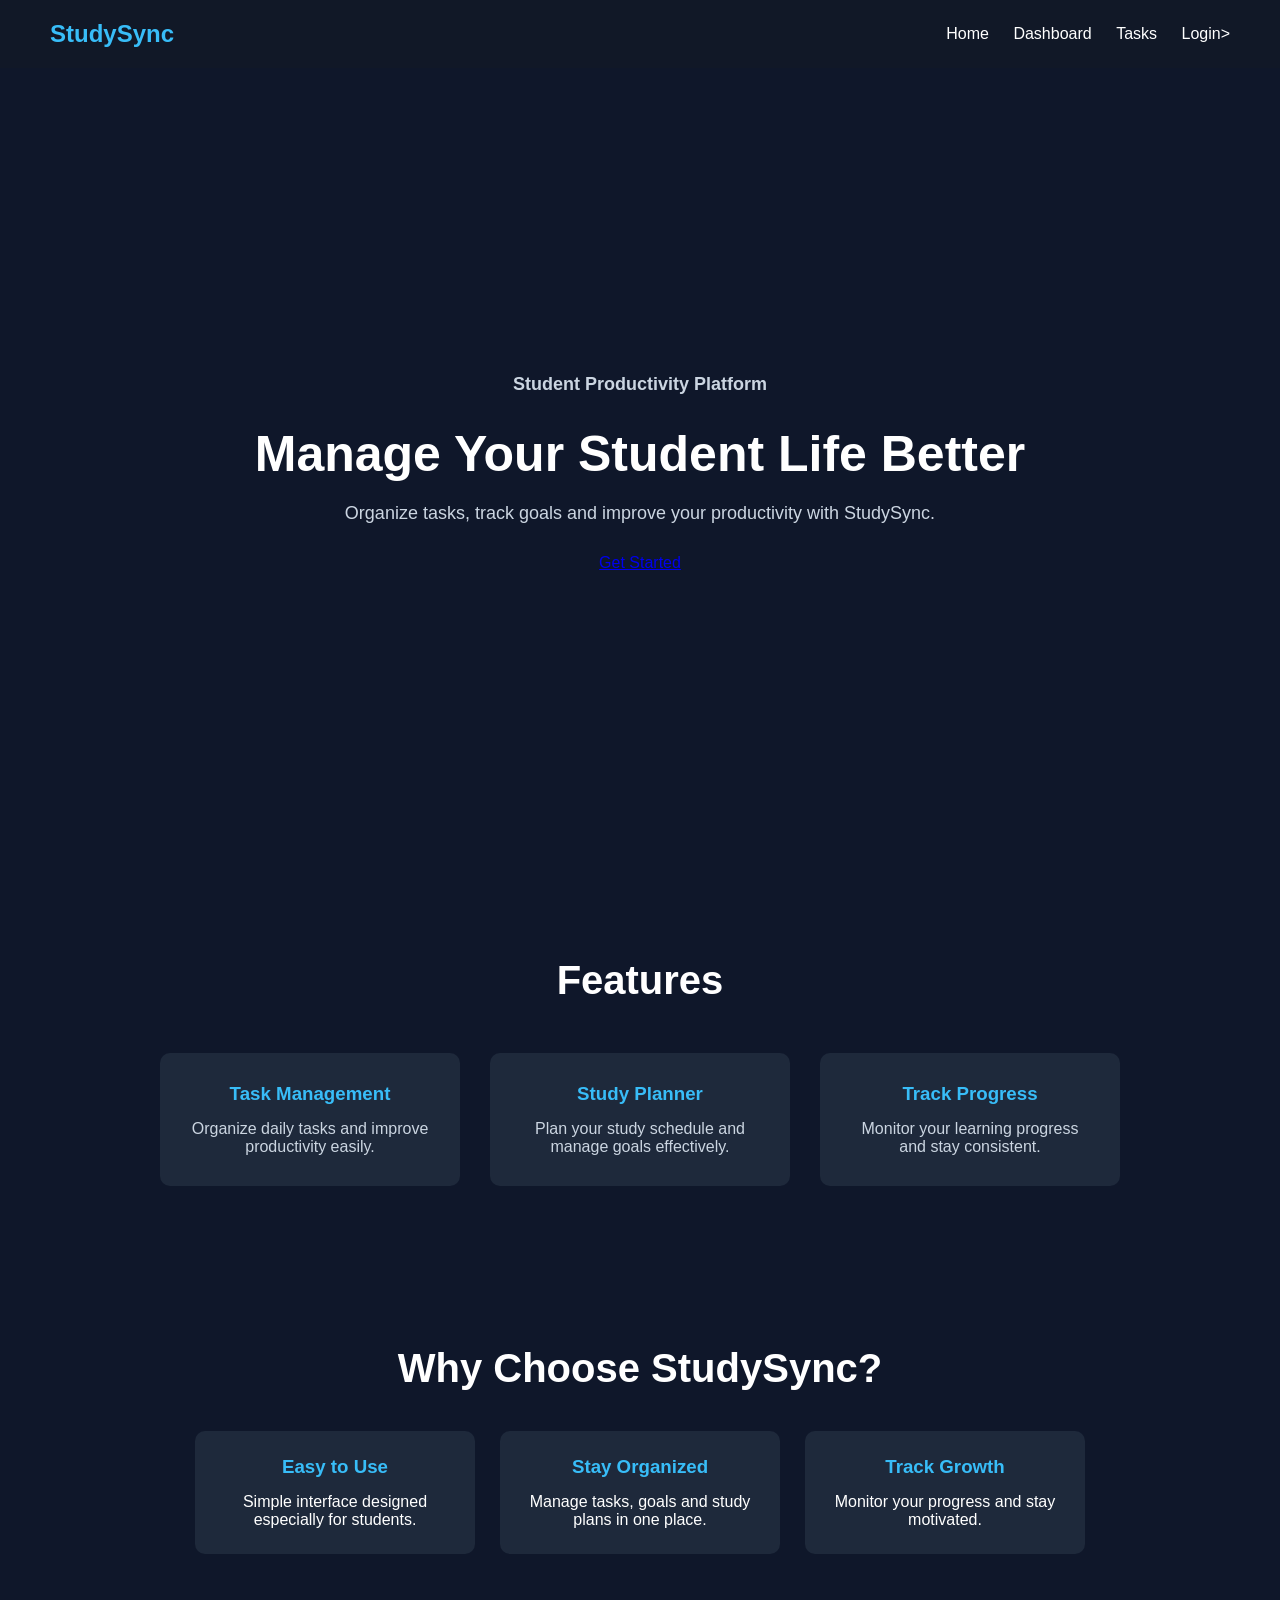
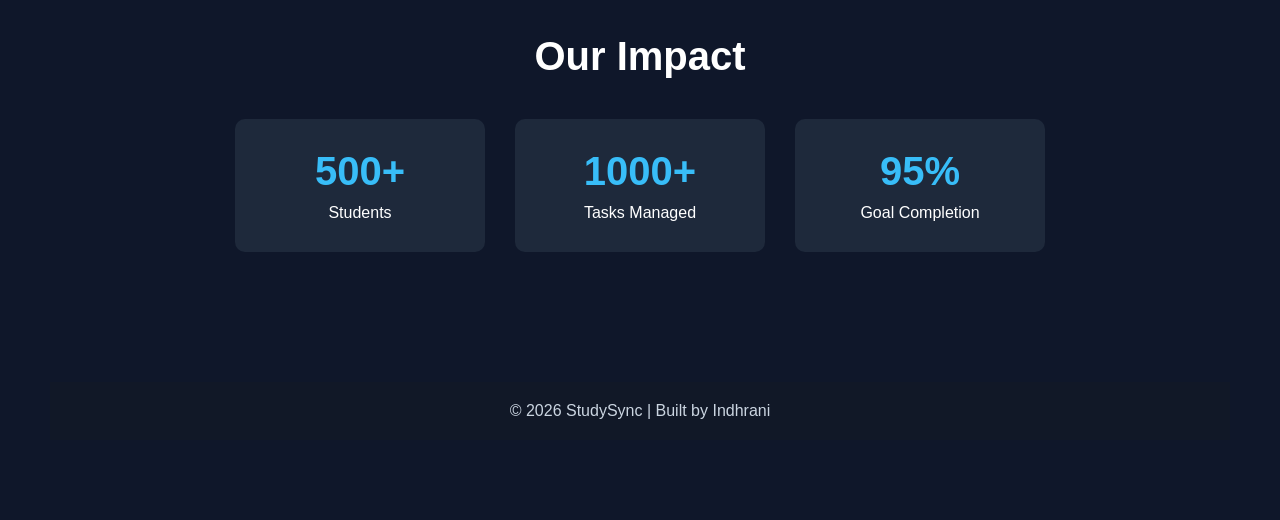
<file: index.html>
<!DOCTYPE html>
<html lang="en">
<head>
    <meta charset="UTF-8">
    <meta name="viewport" content="width=device-width, initial-scale=1.0">
    <title>StudySync</title>

    <link rel="stylesheet" href="style.css">
</head>
<body>

    <!-- Navbar -->

    <nav class="navbar">

        <div class="logo">
            <h1>StudySync</h1>
        </div>

        <div class="menu">

            <a href="index.html">Home</a>
            <a href="dashboard.html">Dashboard</a>
            <a href="tasks.html">Tasks</a>
            <a href="login.html">Login</a>>

        </div>

    </nav>


    <!-- Hero Section -->

    <section class="hero">

        <div class="hero-text">
            <p class="tagline">Student Productivity Platform</p>

            <h2>Manage Your Student Life Better</h2>

            <p>
                Organize tasks, track goals and improve your productivity
                with StudySync.
            </p>

           <a href="dashboard.html" class="get-started-btn">
    Get Started
</a>

        </div>

    </section>

</body>
</html>
<!-- Features Section -->

<section class="features">

    <h2>Features</h2>

    <div class="feature-box">

        <div class="card">
            <h3>Task Management</h3>
            <p>
                Organize daily tasks and improve productivity easily.
            </p>
        </div>

        <div class="card">
            <h3>Study Planner</h3>
            <p>
                Plan your study schedule and manage goals effectively.
            </p>
        </div>

        <div class="card">
            <h3>Track Progress</h3>
            <p>
                Monitor your learning progress and stay consistent.
            </p>
        </div>

    </div>

</section>
<section class="why-us">

    <h2>Why Choose StudySync?</h2>

    <div class="why-container">

        <div class="why-card">
            <h3>Easy to Use</h3>
            <p>Simple interface designed especially for students.</p>
        </div>

        <div class="why-card">
            <h3>Stay Organized</h3>
            <p>Manage tasks, goals and study plans in one place.</p>
        </div>

        <div class="why-card">
            <h3>Track Growth</h3>
            <p>Monitor your progress and stay motivated.</p>
        </div>
        

    </div>
    <!-- Statistics Section -->

<section class="stats">

    <h2>Our Impact</h2>

    <div class="stats-container">

        <div class="stat-card">
            <h3>500+</h3>
            <p>Students</p>
        </div>

        <div class="stat-card">
            <h3>1000+</h3>
            <p>Tasks Managed</p>
        </div>

        <div class="stat-card">
            <h3>95%</h3>
            <p>Goal Completion</p>
        </div>

    </div>



</section>
<!-- Footer -->

<footer class="footer">

    <p>
        © 2026 StudySync | Built by Indhrani
    </p>

</footer>
</file>
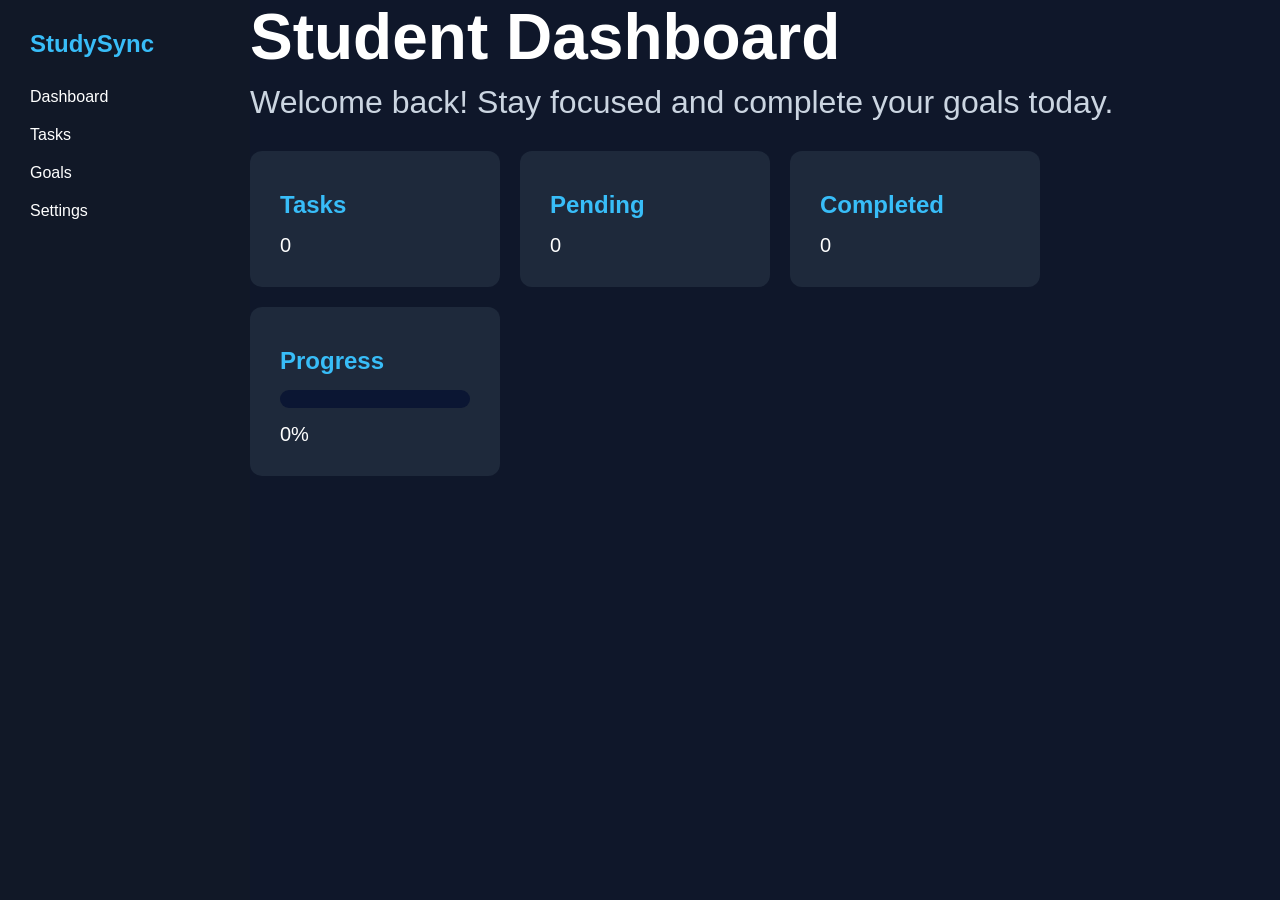
<file: dashboard.html>
<!DOCTYPE html>
<html lang="en">
<head>
    <meta charset="UTF-8">
    <meta name="viewport" content="width=device-width, initial-scale=1.0">
    <title>Dashboard</title>

    <link rel="stylesheet" href="style.css">
</head>
<body>

    <div class="dashboard">

        <div class="sidebar">

            <h2>StudySync</h2>

           <a href="dashboard.html">Dashboard</a>
<a href="tasks.html">Tasks</a>
<a href="#">Goals</a>
<a href="#">Settings</a>

        </div>


        <div class="main-content">

            <h1>Student Dashboard</h1>
            <p class="welcome-text">
    Welcome back! Stay focused and complete your goals today.
</p>

            <div class="dashboard-cards">

                <div class="dash-card">
                    <h3>Tasks</h3>

<p id="dashboardTasks">0</p>
                </div>

                <div class="dash-card">
                    <h3>Pending</h3>

<p id="dashboardPending">0</p>
                </div>

                <div class="dash-card">
                    <h3>Completed</h3>

<p id="dashboardCompleted">0</p>
                </div>

                 <div class="dash-card">

    <h3>Progress</h3>

    <div class="progress-bar">

        <div id="progressFill"></div>

    </div>

    <p id="dashboardProgress">0%</p>

</div>

            </div>

        </div>

    </div>
   
<script src="dashboard.js"></script>
</body>
</html>
</file>
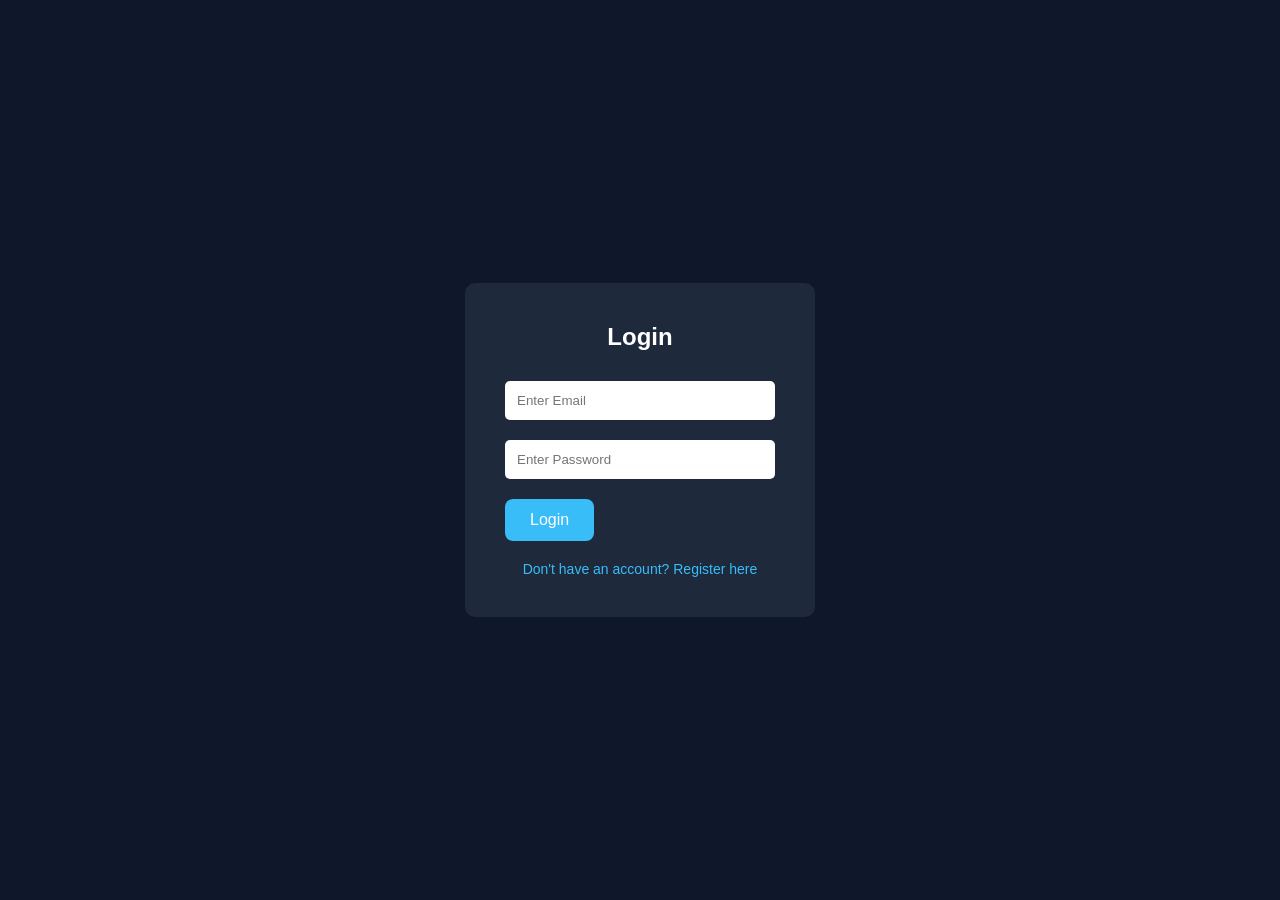
<file: login.html>
<!DOCTYPE html>
<html lang="en">
<head>
    <meta charset="UTF-8">
    <meta name="viewport" content="width=device-width, initial-scale=1.0">
    <title>Login</title>

    <link rel="stylesheet" href="style.css">
</head>
<body>

    <div class="login-container">

        <form class="login-form">

            <h2>Login</h2>

            <input type="email" placeholder="Enter Email">

            <input type="password" placeholder="Enter Password">

            <button type="submit">Login</button>
      <p class="register-text">
    <a href="register.html">
        Don't have an account? Register here
    </a>
</p>

        </form>

    </div>

</body>
</html>
</file>
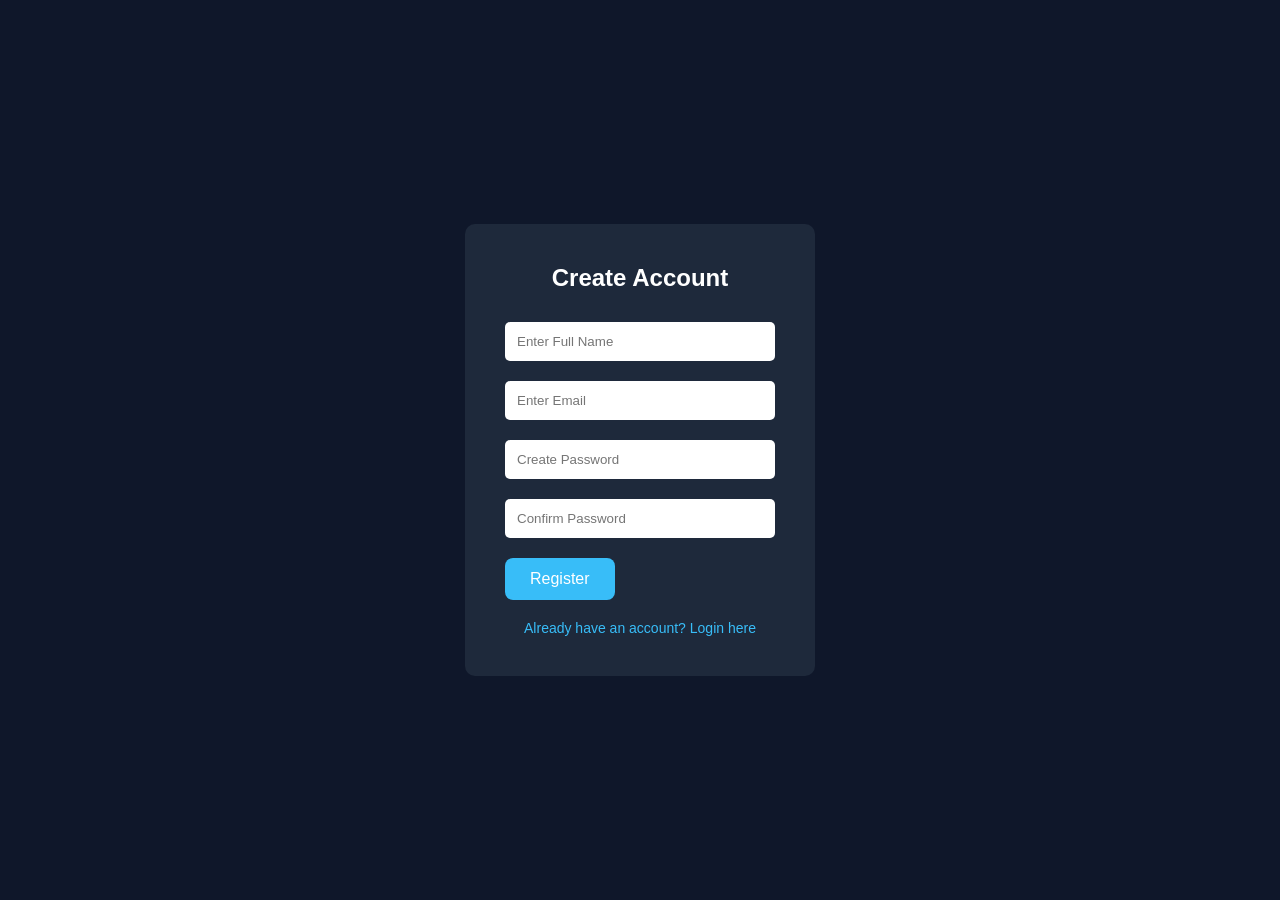
<file: register.html>
<!DOCTYPE html>
<html lang="en">
<head>
    <meta charset="UTF-8">
    <meta name="viewport" content="width=device-width, initial-scale=1.0">
    <title>Register</title>

    <link rel="stylesheet" href="style.css">
</head>
<body>

    <div class="login-container">

        <form class="login-form">

            <h2>Create Account</h2>

            <input type="text" placeholder="Enter Full Name">

            <input type="email" placeholder="Enter Email">

            <input type="password" placeholder="Create Password">

            <input type="password" placeholder="Confirm Password">

            <button type="submit">Register</button>

            <p class="register-text">
    <a href="login.html">
        Already have an account? Login here
    </a>
</p>

        </form>

    </div>

</body>
</html>
</file>
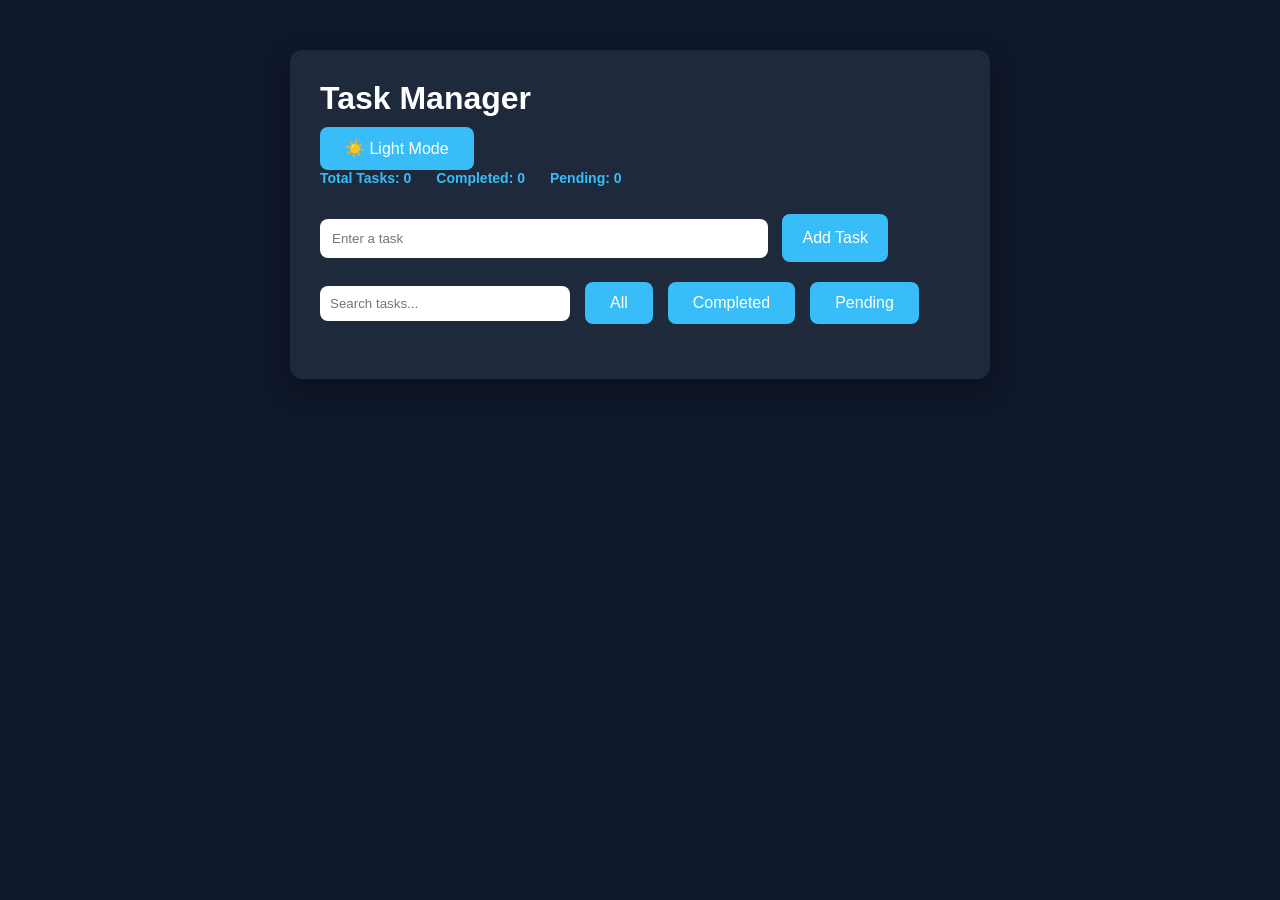
<file: tasks.html>
<!DOCTYPE html>
<html>
<head>
    <title>Task Manager</title>

    <link rel="stylesheet" href="style.css">
</head>

<body>

    <body>

    <div class="task-container">

        <h1>Task Manager</h1>
        <button id="themeBtn">
    🌙 Dark Mode
</button>

        <div class="stats-row">

            <h3 id="taskCount">Total Tasks: 0</h3>

            <h3 id="completedCount">Completed: 0</h3>

            <h3 id="pendingCount">Pending: 0</h3>

        </div>

        <input
            type="text"
            id="taskInput"
            placeholder="Enter a task"
        >

        <button id="addBtn">
            Add Task
        </button>

        <div class="search-filter-container">

            <input
                type="text"
                id="searchInput"
                placeholder="Search tasks..."
            >

            <button id="allBtn">All</button>

            <button id="completedBtn">Completed</button>

            <button id="pendingBtn">Pending</button>

        </div>

        <ul id="taskList">

        </ul>

    </div>

    <script src="script.js"></script>

</body>
</html>
</file>
<file: style.css>
*{
    margin: 0;
    padding: 0;
    box-sizing: border-box;
}


body{
    font-family: Arial, sans-serif;
    background-color: #0f172a;
    color: white;
}


/* Navbar */

.navbar{
    display: flex;
    justify-content: space-between;
    align-items: center;

    padding: 20px 50px;

    background-color: #111827;
}


.logo h1{
    color: #38bdf8;
}


.menu a{
    color: white;
    text-decoration: none;

    margin-left: 20px;
}


.menu a:hover{
    color: #38bdf8;
}



/* Hero Section */

.hero{
    height: 90vh;

    display: flex;
    justify-content: center;
    align-items: center;

    text-align: center;

    padding: 20px;
}


.hero-text h2{
    font-size: 50px;

    margin-bottom: 20px;
}


.hero-text p{
    font-size: 18px;

    color: #cbd5e1;

    margin-bottom: 30px;
}


button{
    padding: 12px 25px;

    border: none;
    border-radius: 8px;

    background-color: #38bdf8;

    color: white;

    font-size: 16px;

    cursor: pointer;

    transition: all 0.3s ease;
}


button:hover{
    background-color: #0ea5e9;

    transform: translateY(-3px);

    box-shadow: 0 8px 20px rgba(56, 189, 248, 0.3);
}
/* Features Section */

.features{
    padding: 80px 50px;

    text-align: center;
}


.features h2{
    font-size: 40px;

    margin-bottom: 50px;
}


.feature-box{
    display: flex;
    justify-content: center;
    gap: 30px;

    flex-wrap: wrap;
}


.card{
    background-color: #1e293b;

    padding: 30px;

    width: 300px;

    border-radius: 10px;

    transition: 0.3s;
    transition: all 0.3s ease;
}

.card:hover{
    transform: translateY(-10px);

    box-shadow: 0 10px 25px rgba(56, 189, 248, 0.2);
}


.card h3{
    margin-bottom: 15px;

    color: #38bdf8;
}


.card p{
    color: #cbd5e1;
}
/* Responsive Design */

@media(max-width: 768px){

    .navbar{
        flex-direction: column;

        padding: 20px;
    }

    .menu{
        margin-top: 15px;
    }

    .menu a{
        margin: 0 10px;
    }

    .hero-text h2{
        font-size: 35px;
    }

    .hero-text p{
        font-size: 16px;
    }

    .feature-box{
        flex-direction: column;
        align-items: center;
    }

}
/* Footer */

.footer{
    background-color: #111827;

    padding: 20px;

    text-align: center;

    margin-top: 50px;
}


.footer p{
    color: #cbd5e1;
}
/* Dashboard */

.dashboard{
    display: flex;

    min-height: 100vh;
}


.sidebar{
    width: 250px;

    background-color: #111827;

    padding: 30px;
}


.sidebar h2{
    color: #38bdf8;

    margin-bottom: 30px;
}


.sidebar a{
    display: block;

    color: white;

    text-decoration: none;

    margin-bottom: 20px;

    transition: all 0.3s ease;
}


.sidebar a:hover{
    color: #38bdf8;

    padding-left: 10px;
}


.main-content{
    flex: 1;
 font-size: 32px;
   
     margin-bottom: 10px;
}


.dashboard-cards{
    display: flex;

    gap: 20px;

    margin-top: 30px;

    flex-wrap: wrap;
}


.dash-card{
    background-color: #1e293b;

    padding: 30px;

    width: 250px;

    border-radius: 12px;

    transition: all 0.3s ease;
}
.dash-card h3{
    color: #38bdf8;

    margin-top: 10px;
    margin-bottom: 15px;

    font-size: 24px;
}
.dash-card:hover{
    transform: translateY(-10px);

    box-shadow: 0 10px 25px rgba(56,189,248,0.2);
}
.dash-card p{
    font-size: 20px;
}

/* Login Page */

.login-container{
    height: 100vh;

    display: flex;
    justify-content: center;
    align-items: center;
}


.login-form{
    background-color: #1e293b;

    padding: 40px;

    border-radius: 10px;

    width: 350px;
}


.login-form h2{
    text-align: center;

    margin-bottom: 30px;
}


.login-form input{
    width: 100%;

    padding: 12px;

    margin-bottom: 20px;

    border: none;

    border-radius: 5px;
    transition: all 0.3s ease;
}
.login-form input:focus{
    outline: none;

    box-shadow: 0 0 10px rgba(56,189,248,0.5);
}
/* Why StudySync Section */

.why-us{
    padding: 80px 50px;
    text-align: center;
}

.why-us h2{
    margin-bottom: 40px;
    font-size: 40px;
}

.why-container{
    display: flex;
    justify-content: center;
    gap: 25px;
    flex-wrap: wrap;
}

.why-card{
    width: 280px;
    padding: 25px;
    background-color: #1e293b;
    border-radius: 10px;
    transition: all 0.3s ease;
}
.why-card:hover{
    transform: translateY(-10px);

    box-shadow: 0 10px 25px rgba(56, 189, 248, 0.2);
}

.why-card h3{
    margin-bottom: 15px;
    color: #38bdf8;
}
.tagline{
    color: #38bdf8;
    margin-bottom: 15px;
    font-weight: bold;
}
/* Statistics Section */

.stats{
    padding: 80px 50px;
    text-align: center;
}

.stats h2{
    font-size: 40px;
    margin-bottom: 40px;
}

.stats-container{
    display: flex;
    justify-content: center;
    gap: 30px;
    flex-wrap: wrap;
}

.stat-card{
    width: 250px;
    padding: 30px;
    background-color: #1e293b;
    border-radius: 10px;
    transition: all 0.3s ease;
}
.stat-card:hover{
    transform: translateY(-10px);

    box-shadow: 0 10px 25px rgba(56, 189, 248, 0.2);
}

.stat-card h3{
    color: #38bdf8;
    font-size: 40px;
    margin-bottom: 10px;
}
.welcome-text{
    color: #cbd5e1;

    margin-top: 10px;

    margin-bottom: 20px;
}
.register-text{
    margin-top: 20px;

    color: #cbd5e1;

    text-align: center;

    font-size: 14px;
}
.register-text a{
    color: #38bdf8;
    text-decoration: none;
}

.register-text a:hover{
    text-decoration: underline;
}

.delete-btn{
    padding: 5px 10px;
    margin-left: 10px;
    background-color: crimson;
    color: white;
    border: none;
    border-radius: 5px;
    cursor: pointer;
}

.delete-btn:hover{
    background-color: darkred;
}

/* Task Manager */

.task-container{
    width: 700px;

    margin: 50px auto;

    background-color: #1e293b;

    padding: 30px;

    border-radius: 12px;

    box-shadow: 0 10px 25px rgba(0,0,0,0.3);
}

.task-container h1{
    margin-bottom: 10px;
}

#taskCount{
    color: #38bdf8;

    margin-bottom: 20px;
}

#taskInput{
    width: 70%;

    padding: 12px;

    border: none;

    border-radius: 8px;

    margin-right: 10px;
}

#taskList{
    list-style: none;

    margin-top: 25px;
}

#taskList li{
    background-color: #0f172a;

    padding: 12px 15px;

    margin-bottom: 12px;

    border-radius: 8px;

    display: flex;

    justify-content: space-between;

    align-items: center;
}

#addBtn{
    padding: 12px 20px;
    height: 48px;
}

#taskList li{
    transition: all 0.3s ease;
}

#taskList li:hover{
    transform: translateX(5px);
}

.complete-btn{
    padding: 5px 10px;

    margin-left: 10px;

    background-color: seagreen;

    color: white;

    border: none;

    border-radius: 5px;

    cursor: pointer;
}

.complete-btn:hover{
    background-color: green;
}

.completed-task{
    text-decoration: line-through;

    color: #94a3b8;
}

#taskList li div{
    display: flex;
    gap: 10px;
}

.filter-buttons{
    margin-top: 20px;
    margin-bottom: 20px;

    display: flex;
    gap: 10px;
}

.dash-card{
    transition: all 0.3s ease;
}

.dash-card:hover{
    transform: translateY(-10px);

    box-shadow: 0 10px 25px rgba(56,189,248,0.2);
}



.search-filter-container{
    display: flex;
    align-items: center;
    gap: 15px;
    margin: 20px 0;
}

#searchInput{
    width: 250px;
    padding: 10px;
    border: none;
    border-radius: 8px;
}

#taskCount,
#completedCount,
#pendingCount{
    color: #38bdf8;
    margin-bottom: 8px;
    font-size: 14px;
    font-weight: bold;
}
.stats-row{
    display: flex;
    gap: 25px;
    margin-bottom: 20px;
}

.stats-row h3{
    color: #38bdf8;
    font-size:16px;
    font-weight:600;
}

.theme-btn{
    margin-bottom: 20px;
}
.light-theme{
    background-color: white;
    color: black;
}

.light-theme .task-container{
    background-color: white;
}

.light-theme .task-container h1{
    color: black;
}

.light-theme li{
    background-color: #f1f5f9;
    color: black;
}

.progress-bar{
    width: 100%;
    height: 18px;
    background-color: #0b1633;
    border-radius: 10px;
    overflow: hidden;
    margin: 15px 0;
}

#progressFill{
    height: 100%;
    background-color: #38bdf8;
    transition: width 0.5s ease;
}
</file>
